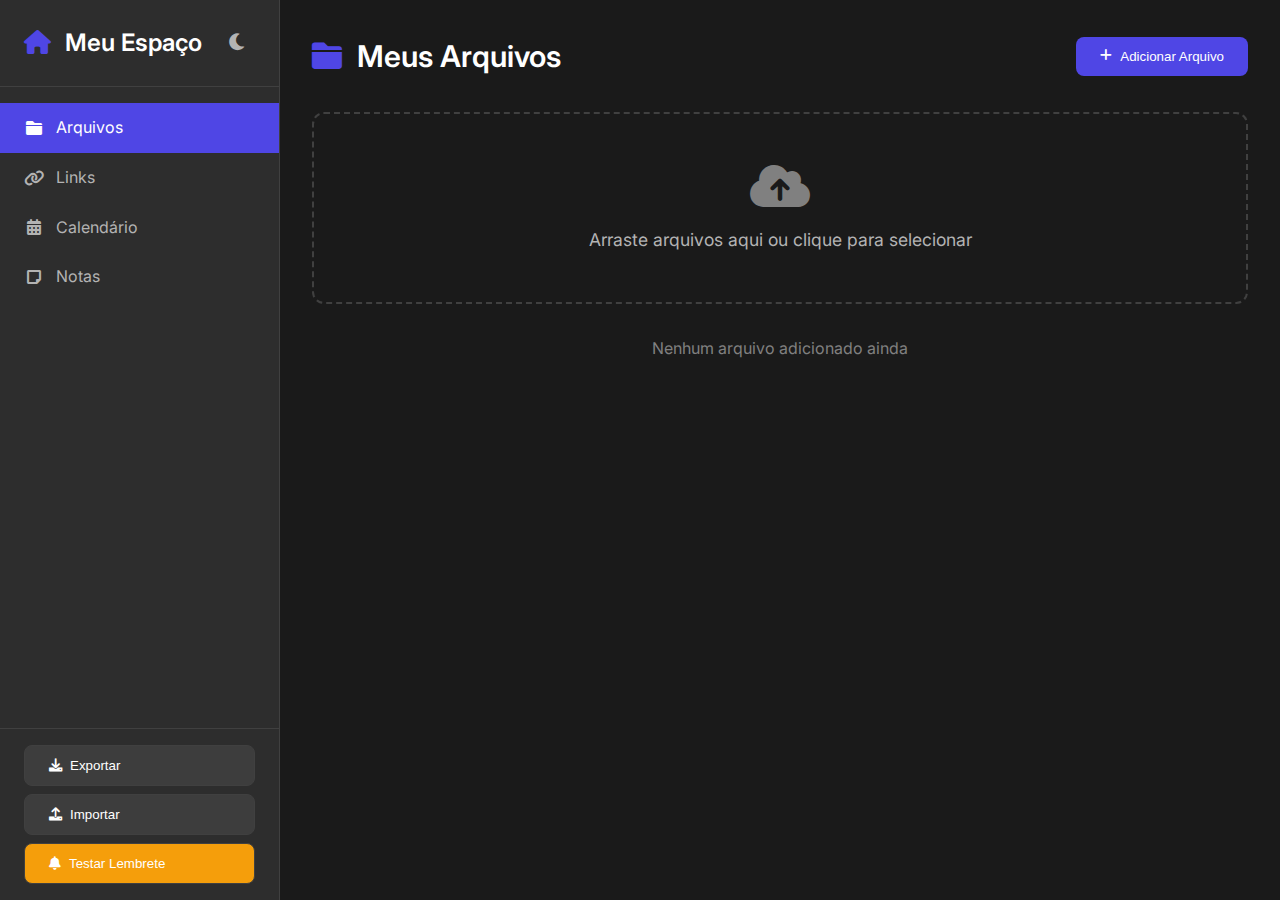
<file: index.html>
<!DOCTYPE html>
<html lang="pt-BR">
<head>
    <meta charset="UTF-8">
    <meta name="viewport" content="width=device-width, initial-scale=1.0">
    <title>Meu Espaço Pessoal</title>
    <link rel="stylesheet" href="styles.css">
    <link href="https://cdnjs.cloudflare.com/ajax/libs/font-awesome/6.0.0/css/all.min.css" rel="stylesheet">
    <link href="https://fonts.googleapis.com/css2?family=Inter:wght@300;400;500;600;700&display=swap" rel="stylesheet">
</head>
<body class="dark-theme">
    <div class="container">
        <!-- Sidebar -->
        <aside class="sidebar">
            <div class="sidebar-header">
                <h1><i class="fas fa-home"></i> Meu Espaço</h1>
                <button id="theme-toggle" class="theme-toggle">
                    <i class="fas fa-moon"></i>
                </button>
            </div>
            
            <nav class="sidebar-nav">
                <ul>
                    <li class="nav-item active" data-section="files">
                        <i class="fas fa-folder"></i>
                        <span>Arquivos</span>
                    </li>
                    <li class="nav-item" data-section="links">
                        <i class="fas fa-link"></i>
                        <span>Links</span>
                    </li>
                    <li class="nav-item" data-section="calendar">
                        <i class="fas fa-calendar-alt"></i>
                        <span>Calendário</span>
                    </li>
                    <li class="nav-item" data-section="notes">
                        <i class="fas fa-sticky-note"></i>
                        <span>Notas</span>
                    </li>
                </ul>
            </nav>

            <div class="sidebar-footer">
                <button id="export-btn" class="btn-secondary">
                    <i class="fas fa-download"></i> Exportar
                </button>
                <button id="import-btn" class="btn-secondary">
                    <i class="fas fa-upload"></i> Importar
                </button>
                <button id="test-reminder-btn" class="btn-secondary" style="background-color: var(--warning-color);">
                    <i class="fas fa-bell"></i> Testar Lembrete
                </button>
                <input type="file" id="import-input" accept=".json" style="display: none;">
            </div>
        </aside>

        <!-- Main Content -->
        <main class="main-content">
            <!-- Files Section -->
            <section id="files" class="content-section active">
                <div class="section-header">
                    <h2><i class="fas fa-folder"></i> Meus Arquivos</h2>
                    <button id="upload-btn" class="btn-primary">
                        <i class="fas fa-plus"></i> Adicionar Arquivo
                    </button>
                </div>
                
                <div class="upload-area" id="upload-area">
                    <div class="upload-zone">
                        <i class="fas fa-cloud-upload-alt"></i>
                        <p>Arraste arquivos aqui ou clique para selecionar</p>
                        <input type="file" id="file-input" multiple accept="image/*,.pdf,.txt,.doc,.docx">
                    </div>
                </div>

                <div class="files-grid" id="files-grid">
                    <!-- Files will be displayed here -->
                </div>
            </section>

            <!-- Links Section -->
            <section id="links" class="content-section">
                <div class="section-header">
                    <h2><i class="fas fa-link"></i> Meus Links</h2>
                    <button id="add-link-btn" class="btn-primary">
                        <i class="fas fa-plus"></i> Adicionar Link
                    </button>
                </div>

                <div class="links-container" id="links-container">
                    <!-- Links will be displayed here -->
                </div>
            </section>

            <!-- Calendar Section -->
            <section id="calendar" class="content-section">
                <div class="section-header">
                    <h2><i class="fas fa-calendar-alt"></i> Calendário</h2>
                    <button id="add-event-btn" class="btn-primary">
                        <i class="fas fa-plus"></i> Adicionar Evento
                    </button>
                </div>

                <div class="calendar-container">
                    <div class="calendar-header">
                        <button id="prev-month" class="btn-icon">
                            <i class="fas fa-chevron-left"></i>
                        </button>
                        <h3 id="current-month">Janeiro 2024</h3>
                        <button id="next-month" class="btn-icon">
                            <i class="fas fa-chevron-right"></i>
                        </button>
                    </div>
                    
                    <div class="calendar-grid">
                        <div class="calendar-weekdays">
                            <div>Dom</div>
                            <div>Seg</div>
                            <div>Ter</div>
                            <div>Qua</div>
                            <div>Qui</div>
                            <div>Sex</div>
                            <div>Sáb</div>
                        </div>
                        <div class="calendar-days" id="calendar-days">
                            <!-- Calendar days will be generated here -->
                        </div>
                    </div>
                </div>
            </section>

            <!-- Notes Section -->
            <section id="notes" class="content-section">
                <div class="section-header">
                    <h2><i class="fas fa-sticky-note"></i> Minhas Notas</h2>
                    <button id="add-note-btn" class="btn-primary">
                        <i class="fas fa-plus"></i> Nova Nota
                    </button>
                </div>

                <div class="notes-container" id="notes-container">
                    <!-- Notes will be displayed here -->
                </div>
            </section>
        </main>
    </div>

    <!-- Modals -->
    <div id="modal-overlay" class="modal-overlay">
        <!-- Add Link Modal -->
        <div id="link-modal" class="modal">
            <div class="modal-header">
                <h3>Adicionar Link</h3>
                <button class="modal-close">&times;</button>
            </div>
            <div class="modal-body">
                <form id="link-form">
                    <div class="form-group">
                        <label for="link-title">Título</label>
                        <input type="text" id="link-title" required>
                    </div>
                    <div class="form-group">
                        <label for="link-url">URL</label>
                        <input type="url" id="link-url" required>
                    </div>
                    <div class="form-group">
                        <label for="link-description">Descrição</label>
                        <textarea id="link-description" rows="3"></textarea>
                    </div>
                    <div class="form-group">
                        <label for="link-reminder">Lembrete</label>
                        <input type="datetime-local" id="link-reminder">
                    </div>
                    <div class="form-actions">
                        <button type="button" class="btn-secondary modal-cancel">Cancelar</button>
                        <button type="submit" class="btn-primary">Salvar</button>
                    </div>
                </form>
            </div>
        </div>

        <!-- Add Event Modal -->
        <div id="event-modal" class="modal">
            <div class="modal-header">
                <h3>Adicionar Evento</h3>
                <button class="modal-close">&times;</button>
            </div>
            <div class="modal-body">
                <form id="event-form">
                    <div class="form-group">
                        <label for="event-title">Título</label>
                        <input type="text" id="event-title" required>
                    </div>
                    <div class="form-group">
                        <label for="event-date">Data</label>
                        <input type="date" id="event-date" required>
                    </div>
                    <div class="form-group">
                        <label for="event-time">Hora</label>
                        <input type="time" id="event-time">
                    </div>
                    <div class="form-group">
                        <label for="event-description">Descrição</label>
                        <textarea id="event-description" rows="3"></textarea>
                    </div>
                    <div class="form-actions">
                        <button type="button" class="btn-secondary modal-cancel">Cancelar</button>
                        <button type="submit" class="btn-primary">Salvar</button>
                    </div>
                </form>
            </div>
        </div>

        <!-- Add Note Modal -->
        <div id="note-modal" class="modal">
            <div class="modal-header">
                <h3>Nova Nota</h3>
                <button class="modal-close">&times;</button>
            </div>
            <div class="modal-body">
                <form id="note-form">
                    <div class="form-group">
                        <label for="note-title">Título</label>
                        <input type="text" id="note-title" required>
                    </div>
                    <div class="form-group">
                        <label for="note-content">Conteúdo</label>
                        <textarea id="note-content" rows="8" required></textarea>
                    </div>
                    <div class="form-group">
                        <label for="note-reminder">Lembrete</label>
                        <input type="datetime-local" id="note-reminder">
                    </div>
                    <div class="form-actions">
                        <button type="button" class="btn-secondary modal-cancel">Cancelar</button>
                        <button type="submit" class="btn-primary">Salvar</button>
                    </div>
                </form>
            </div>
        </div>
    </div>

    <!-- Notification Container -->
    <div id="notification-container" class="notification-container"></div>

    <script src="script.js"></script>
</body>
</html>
</file>
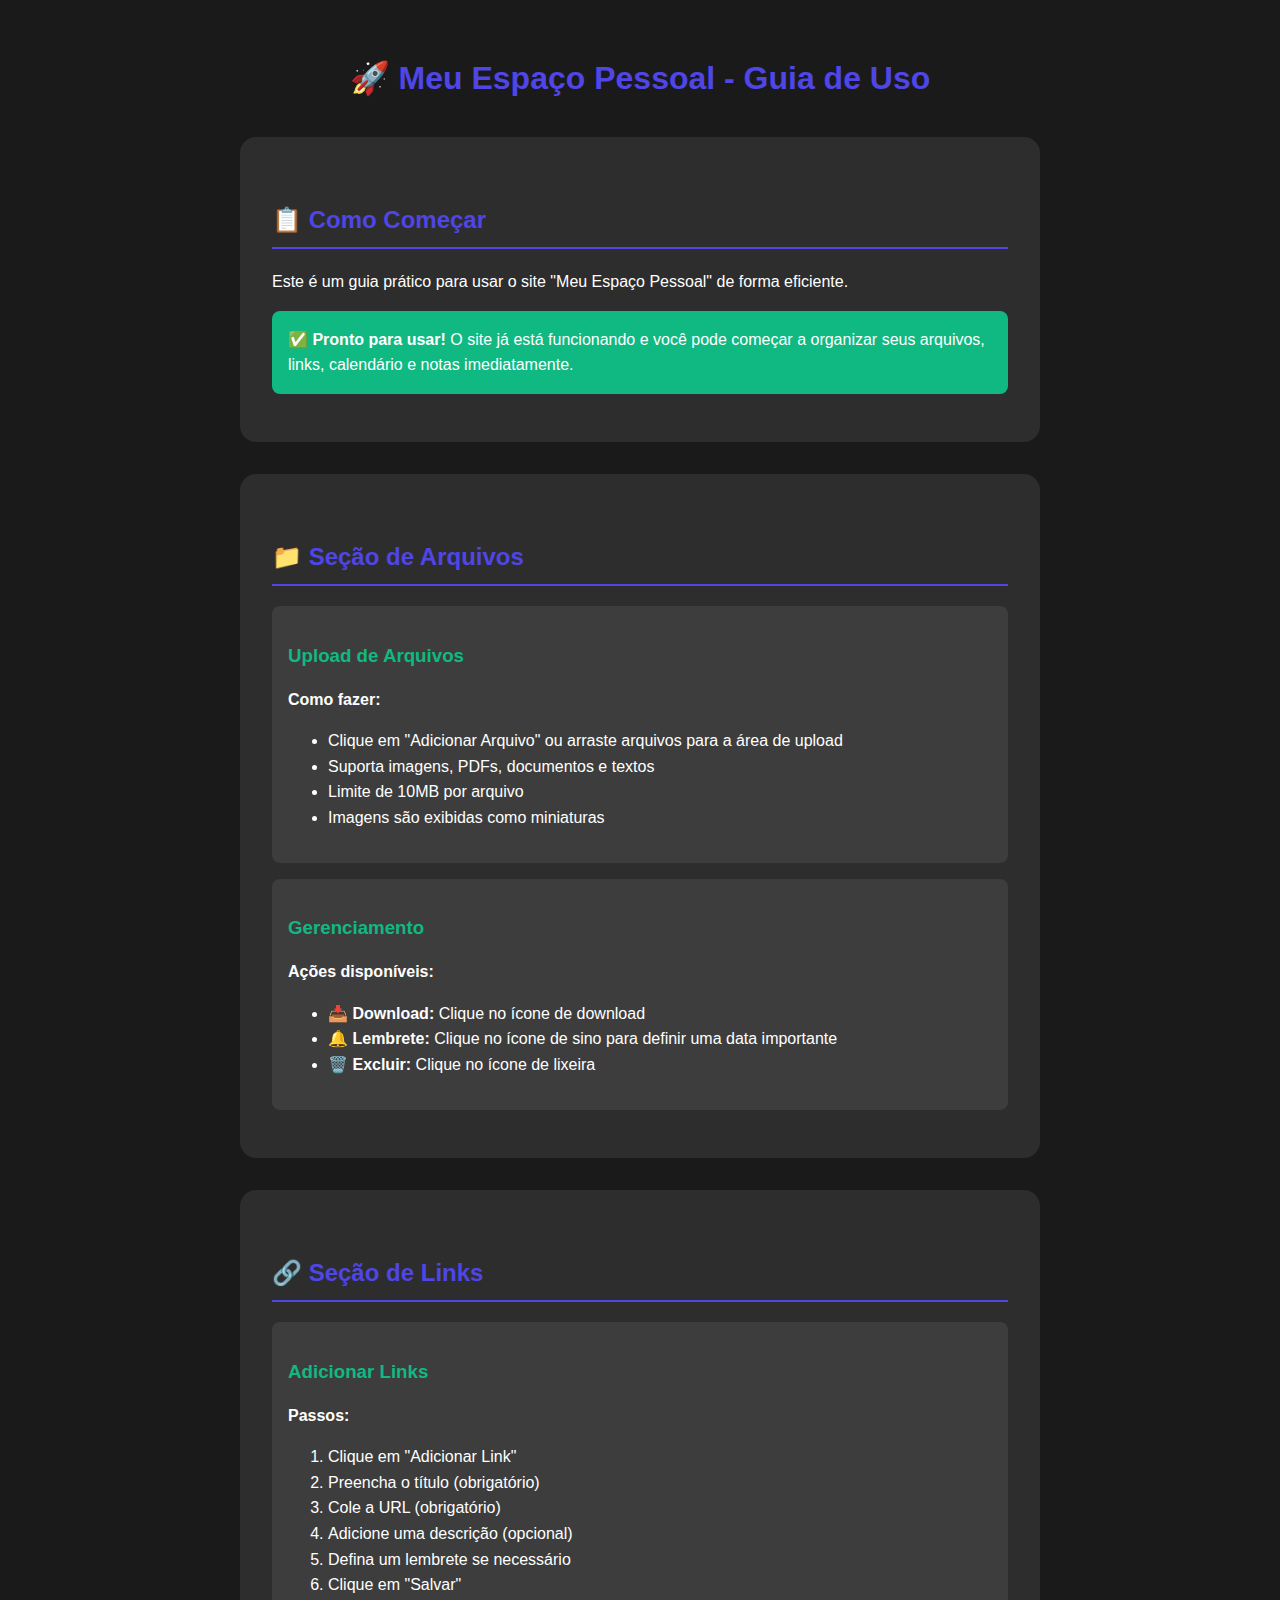
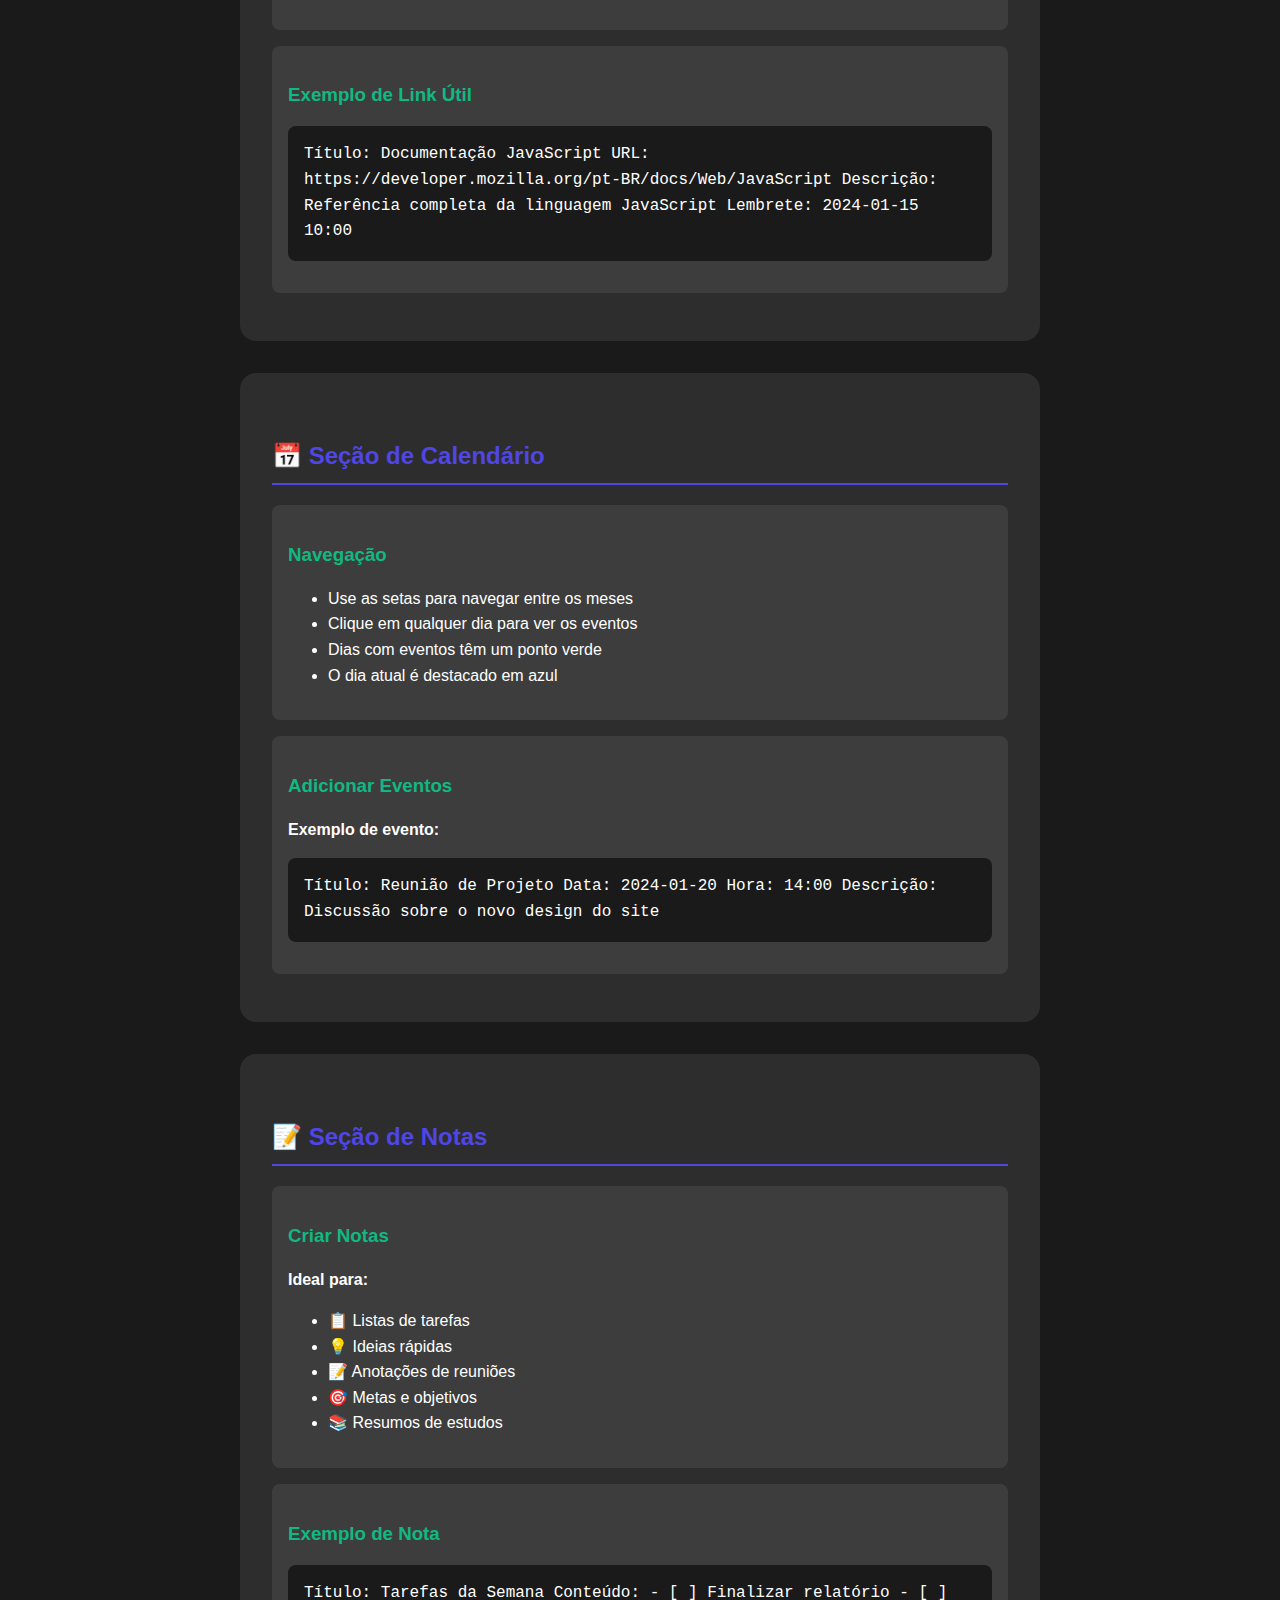
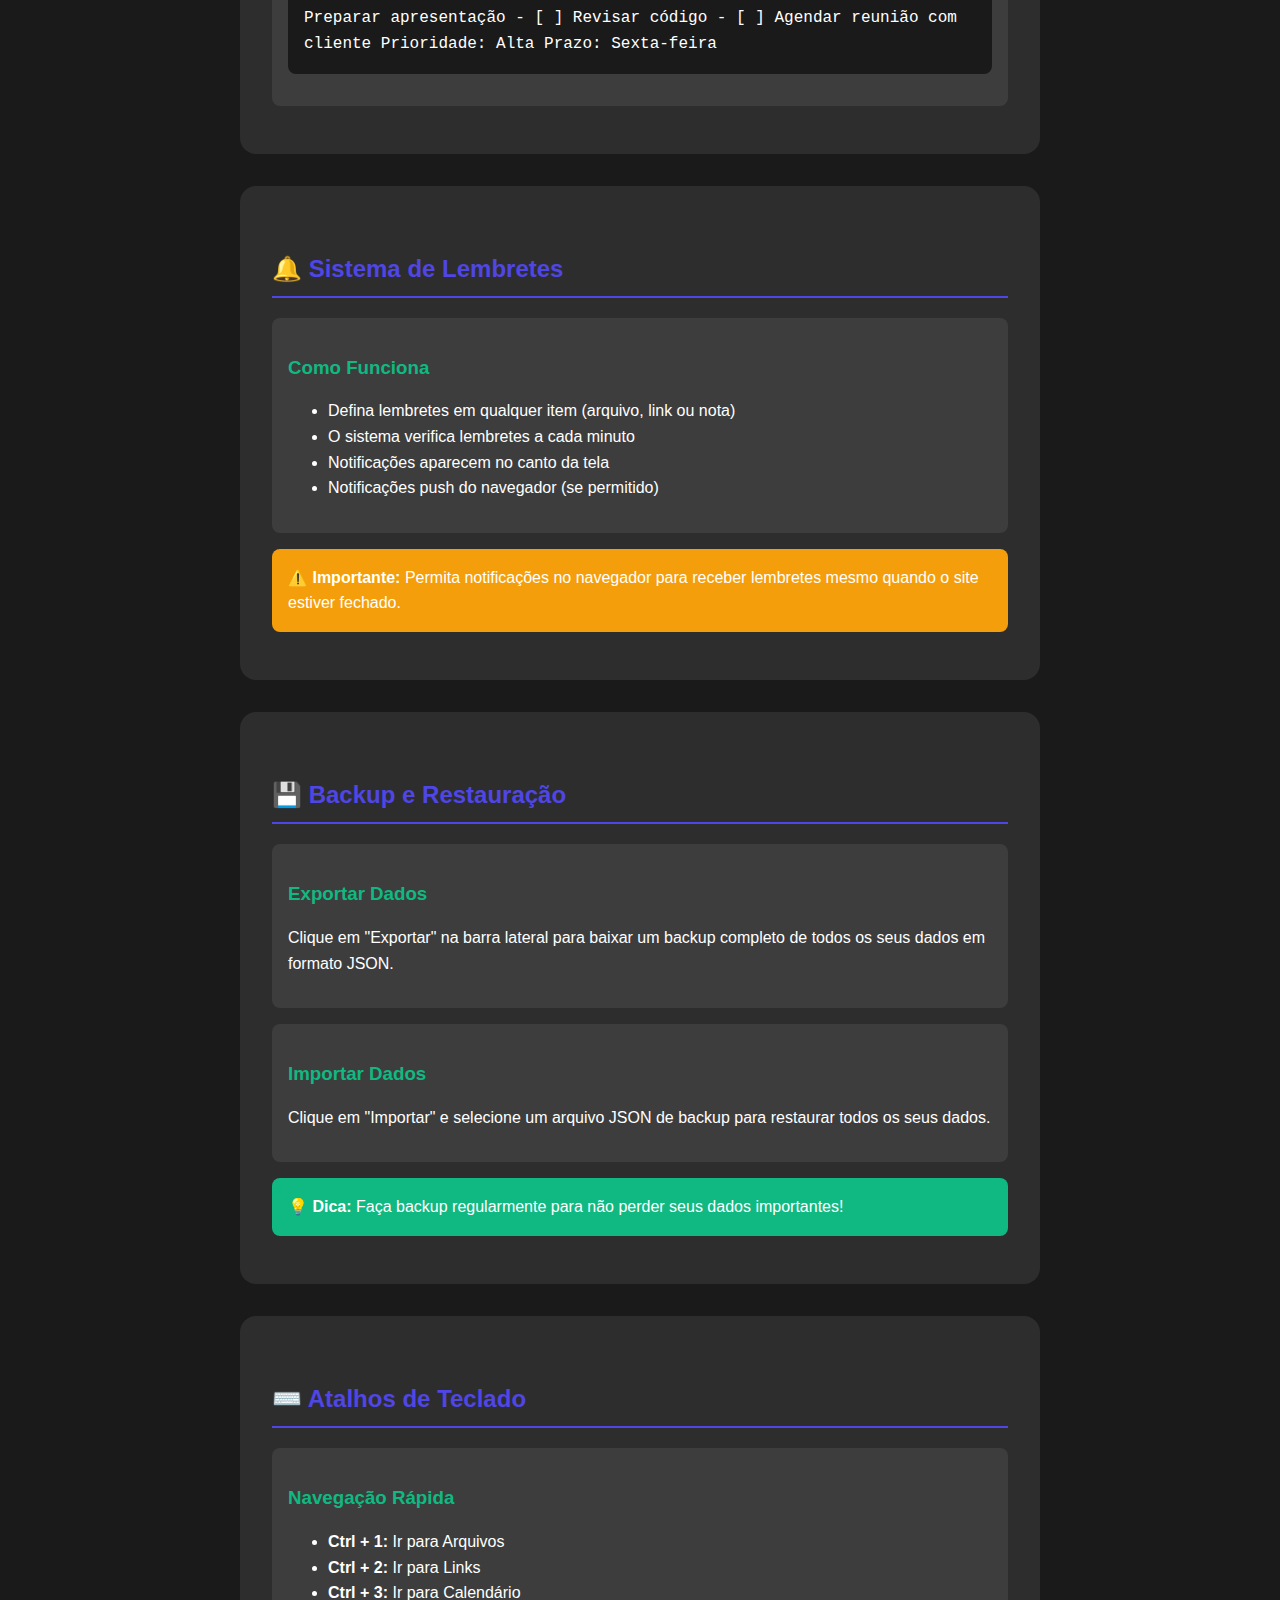
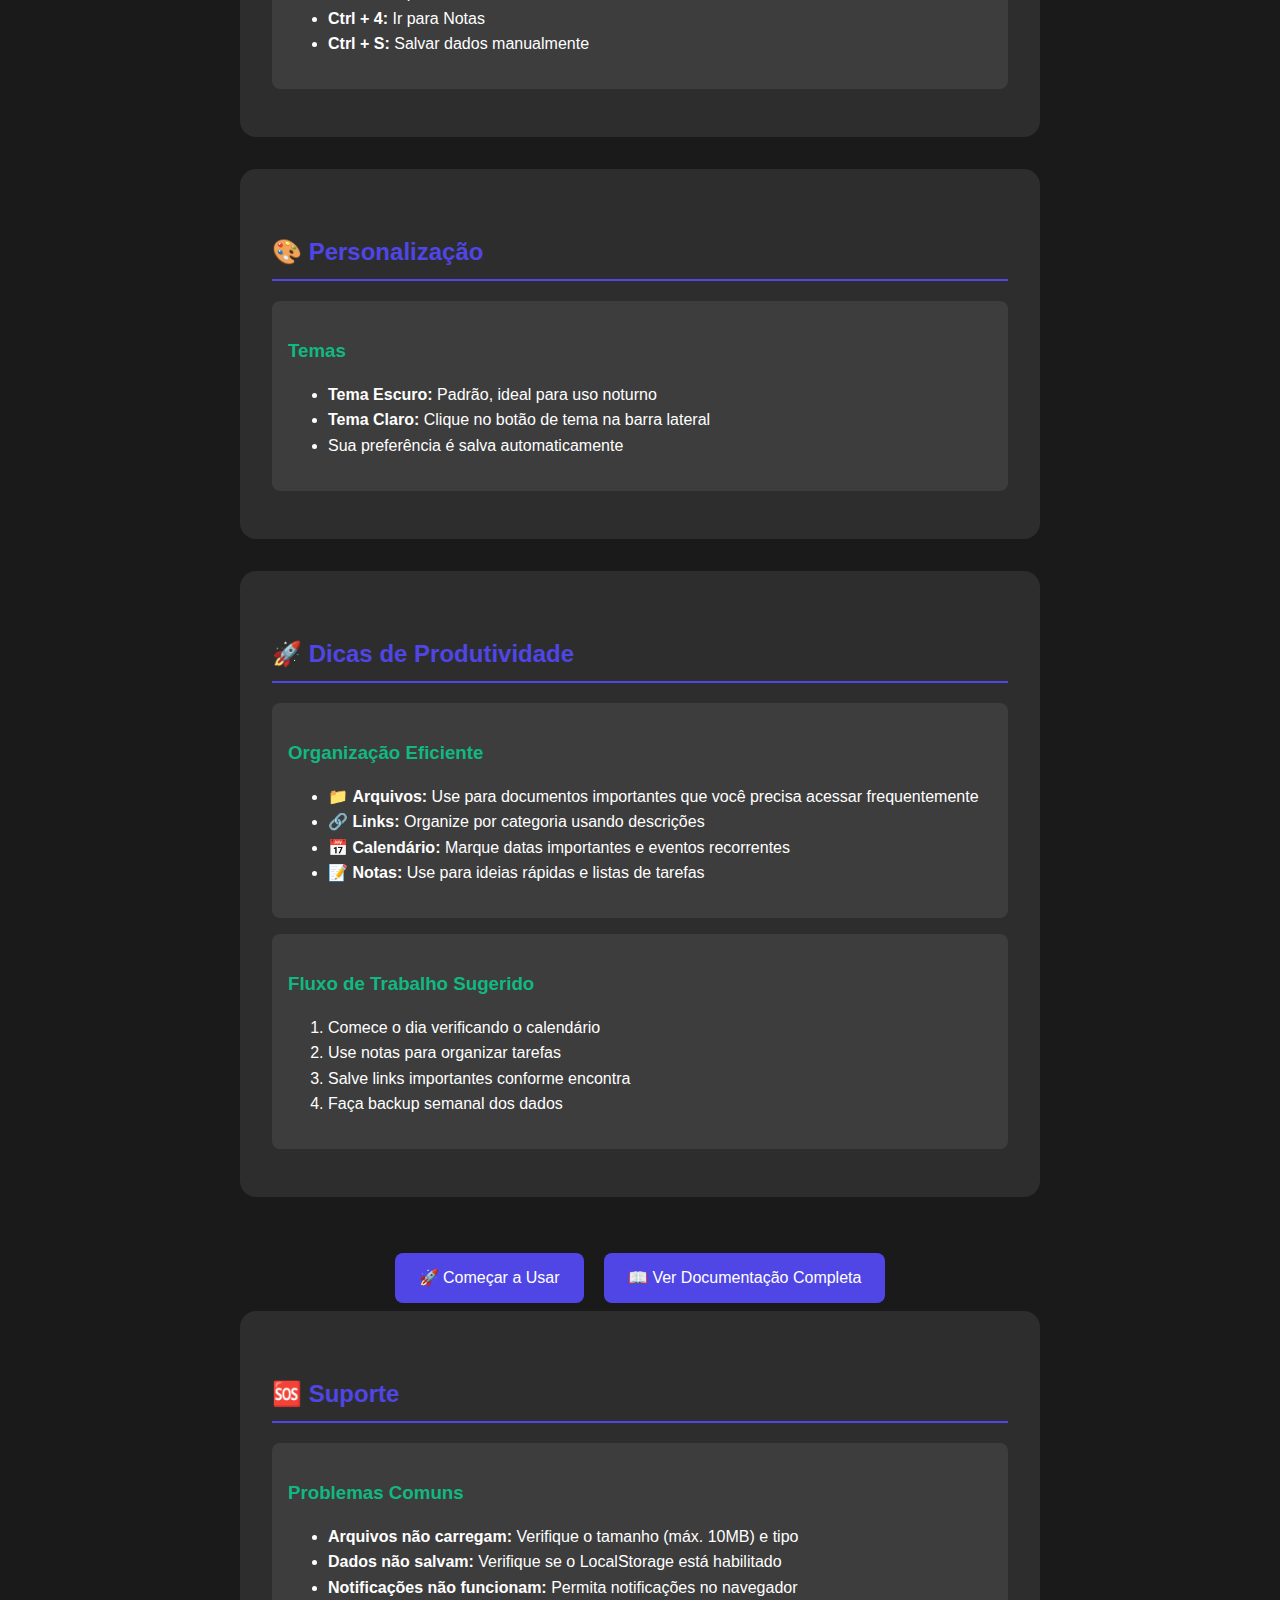
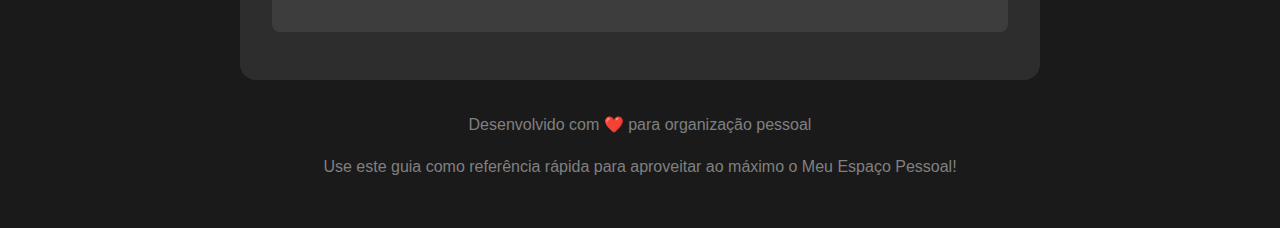
<file: exemplo-uso.html>
<!DOCTYPE html>
<html lang="pt-BR">
<head>
    <meta charset="UTF-8">
    <meta name="viewport" content="width=device-width, initial-scale=1.0">
    <title>Exemplo de Uso - Meu Espaço Pessoal</title>
    <style>
        body {
            font-family: 'Inter', sans-serif;
            line-height: 1.6;
            max-width: 800px;
            margin: 0 auto;
            padding: 2rem;
            background-color: #1a1a1a;
            color: #ffffff;
        }
        
        .container {
            background-color: #2d2d2d;
            padding: 2rem;
            border-radius: 1rem;
            margin-bottom: 2rem;
        }
        
        h1 {
            color: #4f46e5;
            text-align: center;
            margin-bottom: 2rem;
        }
        
        h2 {
            color: #4f46e5;
            border-bottom: 2px solid #4f46e5;
            padding-bottom: 0.5rem;
            margin-top: 2rem;
        }
        
        .feature {
            background-color: #3d3d3d;
            padding: 1rem;
            border-radius: 0.5rem;
            margin: 1rem 0;
        }
        
        .feature h3 {
            color: #10b981;
            margin-bottom: 0.5rem;
        }
        
        .code {
            background-color: #1a1a1a;
            padding: 1rem;
            border-radius: 0.5rem;
            font-family: 'Courier New', monospace;
            overflow-x: auto;
            margin: 1rem 0;
        }
        
        .btn {
            background-color: #4f46e5;
            color: white;
            padding: 0.75rem 1.5rem;
            border: none;
            border-radius: 0.5rem;
            text-decoration: none;
            display: inline-block;
            margin: 0.5rem;
            transition: background-color 0.3s ease;
        }
        
        .btn:hover {
            background-color: #6366f1;
        }
        
        .warning {
            background-color: #f59e0b;
            color: white;
            padding: 1rem;
            border-radius: 0.5rem;
            margin: 1rem 0;
        }
        
        .success {
            background-color: #10b981;
            color: white;
            padding: 1rem;
            border-radius: 0.5rem;
            margin: 1rem 0;
        }
    </style>
</head>
<body>
    <h1>🚀 Meu Espaço Pessoal - Guia de Uso</h1>
    
    <div class="container">
        <h2>📋 Como Começar</h2>
        <p>Este é um guia prático para usar o site "Meu Espaço Pessoal" de forma eficiente.</p>
        
        <div class="success">
            <strong>✅ Pronto para usar!</strong> O site já está funcionando e você pode começar a organizar seus arquivos, links, calendário e notas imediatamente.
        </div>
    </div>
    
    <div class="container">
        <h2>📁 Seção de Arquivos</h2>
        
        <div class="feature">
            <h3>Upload de Arquivos</h3>
            <p><strong>Como fazer:</strong></p>
            <ul>
                <li>Clique em "Adicionar Arquivo" ou arraste arquivos para a área de upload</li>
                <li>Suporta imagens, PDFs, documentos e textos</li>
                <li>Limite de 10MB por arquivo</li>
                <li>Imagens são exibidas como miniaturas</li>
            </ul>
        </div>
        
        <div class="feature">
            <h3>Gerenciamento</h3>
            <p><strong>Ações disponíveis:</strong></p>
            <ul>
                <li>📥 <strong>Download:</strong> Clique no ícone de download</li>
                <li>🔔 <strong>Lembrete:</strong> Clique no ícone de sino para definir uma data importante</li>
                <li>🗑️ <strong>Excluir:</strong> Clique no ícone de lixeira</li>
            </ul>
        </div>
    </div>
    
    <div class="container">
        <h2>🔗 Seção de Links</h2>
        
        <div class="feature">
            <h3>Adicionar Links</h3>
            <p><strong>Passos:</strong></p>
            <ol>
                <li>Clique em "Adicionar Link"</li>
                <li>Preencha o título (obrigatório)</li>
                <li>Cole a URL (obrigatório)</li>
                <li>Adicione uma descrição (opcional)</li>
                <li>Defina um lembrete se necessário</li>
                <li>Clique em "Salvar"</li>
            </ol>
        </div>
        
        <div class="feature">
            <h3>Exemplo de Link Útil</h3>
            <div class="code">
                Título: Documentação JavaScript
                URL: https://developer.mozilla.org/pt-BR/docs/Web/JavaScript
                Descrição: Referência completa da linguagem JavaScript
                Lembrete: 2024-01-15 10:00
            </div>
        </div>
    </div>
    
    <div class="container">
        <h2>📅 Seção de Calendário</h2>
        
        <div class="feature">
            <h3>Navegação</h3>
            <ul>
                <li>Use as setas para navegar entre os meses</li>
                <li>Clique em qualquer dia para ver os eventos</li>
                <li>Dias com eventos têm um ponto verde</li>
                <li>O dia atual é destacado em azul</li>
            </ul>
        </div>
        
        <div class="feature">
            <h3>Adicionar Eventos</h3>
            <p><strong>Exemplo de evento:</strong></p>
            <div class="code">
                Título: Reunião de Projeto
                Data: 2024-01-20
                Hora: 14:00
                Descrição: Discussão sobre o novo design do site
            </div>
        </div>
    </div>
    
    <div class="container">
        <h2>📝 Seção de Notas</h2>
        
        <div class="feature">
            <h3>Criar Notas</h3>
            <p><strong>Ideal para:</strong></p>
            <ul>
                <li>📋 Listas de tarefas</li>
                <li>💡 Ideias rápidas</li>
                <li>📝 Anotações de reuniões</li>
                <li>🎯 Metas e objetivos</li>
                <li>📚 Resumos de estudos</li>
            </ul>
        </div>
        
        <div class="feature">
            <h3>Exemplo de Nota</h3>
            <div class="code">
                Título: Tarefas da Semana
                Conteúdo:
                - [ ] Finalizar relatório
                - [ ] Preparar apresentação
                - [ ] Revisar código
                - [ ] Agendar reunião com cliente
                
                Prioridade: Alta
                Prazo: Sexta-feira
            </div>
        </div>
    </div>
    
    <div class="container">
        <h2>🔔 Sistema de Lembretes</h2>
        
        <div class="feature">
            <h3>Como Funciona</h3>
            <ul>
                <li>Defina lembretes em qualquer item (arquivo, link ou nota)</li>
                <li>O sistema verifica lembretes a cada minuto</li>
                <li>Notificações aparecem no canto da tela</li>
                <li>Notificações push do navegador (se permitido)</li>
            </ul>
        </div>
        
        <div class="warning">
            <strong>⚠️ Importante:</strong> Permita notificações no navegador para receber lembretes mesmo quando o site estiver fechado.
        </div>
    </div>
    
    <div class="container">
        <h2>💾 Backup e Restauração</h2>
        
        <div class="feature">
            <h3>Exportar Dados</h3>
            <p>Clique em "Exportar" na barra lateral para baixar um backup completo de todos os seus dados em formato JSON.</p>
        </div>
        
        <div class="feature">
            <h3>Importar Dados</h3>
            <p>Clique em "Importar" e selecione um arquivo JSON de backup para restaurar todos os seus dados.</p>
        </div>
        
        <div class="success">
            <strong>💡 Dica:</strong> Faça backup regularmente para não perder seus dados importantes!
        </div>
    </div>
    
    <div class="container">
        <h2>⌨️ Atalhos de Teclado</h2>
        
        <div class="feature">
            <h3>Navegação Rápida</h3>
            <ul>
                <li><strong>Ctrl + 1:</strong> Ir para Arquivos</li>
                <li><strong>Ctrl + 2:</strong> Ir para Links</li>
                <li><strong>Ctrl + 3:</strong> Ir para Calendário</li>
                <li><strong>Ctrl + 4:</strong> Ir para Notas</li>
                <li><strong>Ctrl + S:</strong> Salvar dados manualmente</li>
            </ul>
        </div>
    </div>
    
    <div class="container">
        <h2>🎨 Personalização</h2>
        
        <div class="feature">
            <h3>Temas</h3>
            <ul>
                <li><strong>Tema Escuro:</strong> Padrão, ideal para uso noturno</li>
                <li><strong>Tema Claro:</strong> Clique no botão de tema na barra lateral</li>
                <li>Sua preferência é salva automaticamente</li>
            </ul>
        </div>
    </div>
    
    <div class="container">
        <h2>🚀 Dicas de Produtividade</h2>
        
        <div class="feature">
            <h3>Organização Eficiente</h3>
            <ul>
                <li>📁 <strong>Arquivos:</strong> Use para documentos importantes que você precisa acessar frequentemente</li>
                <li>🔗 <strong>Links:</strong> Organize por categoria usando descrições</li>
                <li>📅 <strong>Calendário:</strong> Marque datas importantes e eventos recorrentes</li>
                <li>📝 <strong>Notas:</strong> Use para ideias rápidas e listas de tarefas</li>
            </ul>
        </div>
        
        <div class="feature">
            <h3>Fluxo de Trabalho Sugerido</h3>
            <ol>
                <li>Comece o dia verificando o calendário</li>
                <li>Use notas para organizar tarefas</li>
                <li>Salve links importantes conforme encontra</li>
                <li>Faça backup semanal dos dados</li>
            </ol>
        </div>
    </div>
    
    <div style="text-align: center; margin-top: 3rem;">
        <a href="index.html" class="btn">🚀 Começar a Usar</a>
        <a href="README.md" class="btn">📖 Ver Documentação Completa</a>
    </div>
    
    <div class="container">
        <h2>🆘 Suporte</h2>
        
        <div class="feature">
            <h3>Problemas Comuns</h3>
            <ul>
                <li><strong>Arquivos não carregam:</strong> Verifique o tamanho (máx. 10MB) e tipo</li>
                <li><strong>Dados não salvam:</strong> Verifique se o LocalStorage está habilitado</li>
                <li><strong>Notificações não funcionam:</strong> Permita notificações no navegador</li>
            </ul>
        </div>
    </div>
    
    <div style="text-align: center; margin-top: 2rem; color: #808080;">
        <p>Desenvolvido com ❤️ para organização pessoal</p>
        <p>Use este guia como referência rápida para aproveitar ao máximo o Meu Espaço Pessoal!</p>
    </div>
</body>
</html>
</file>
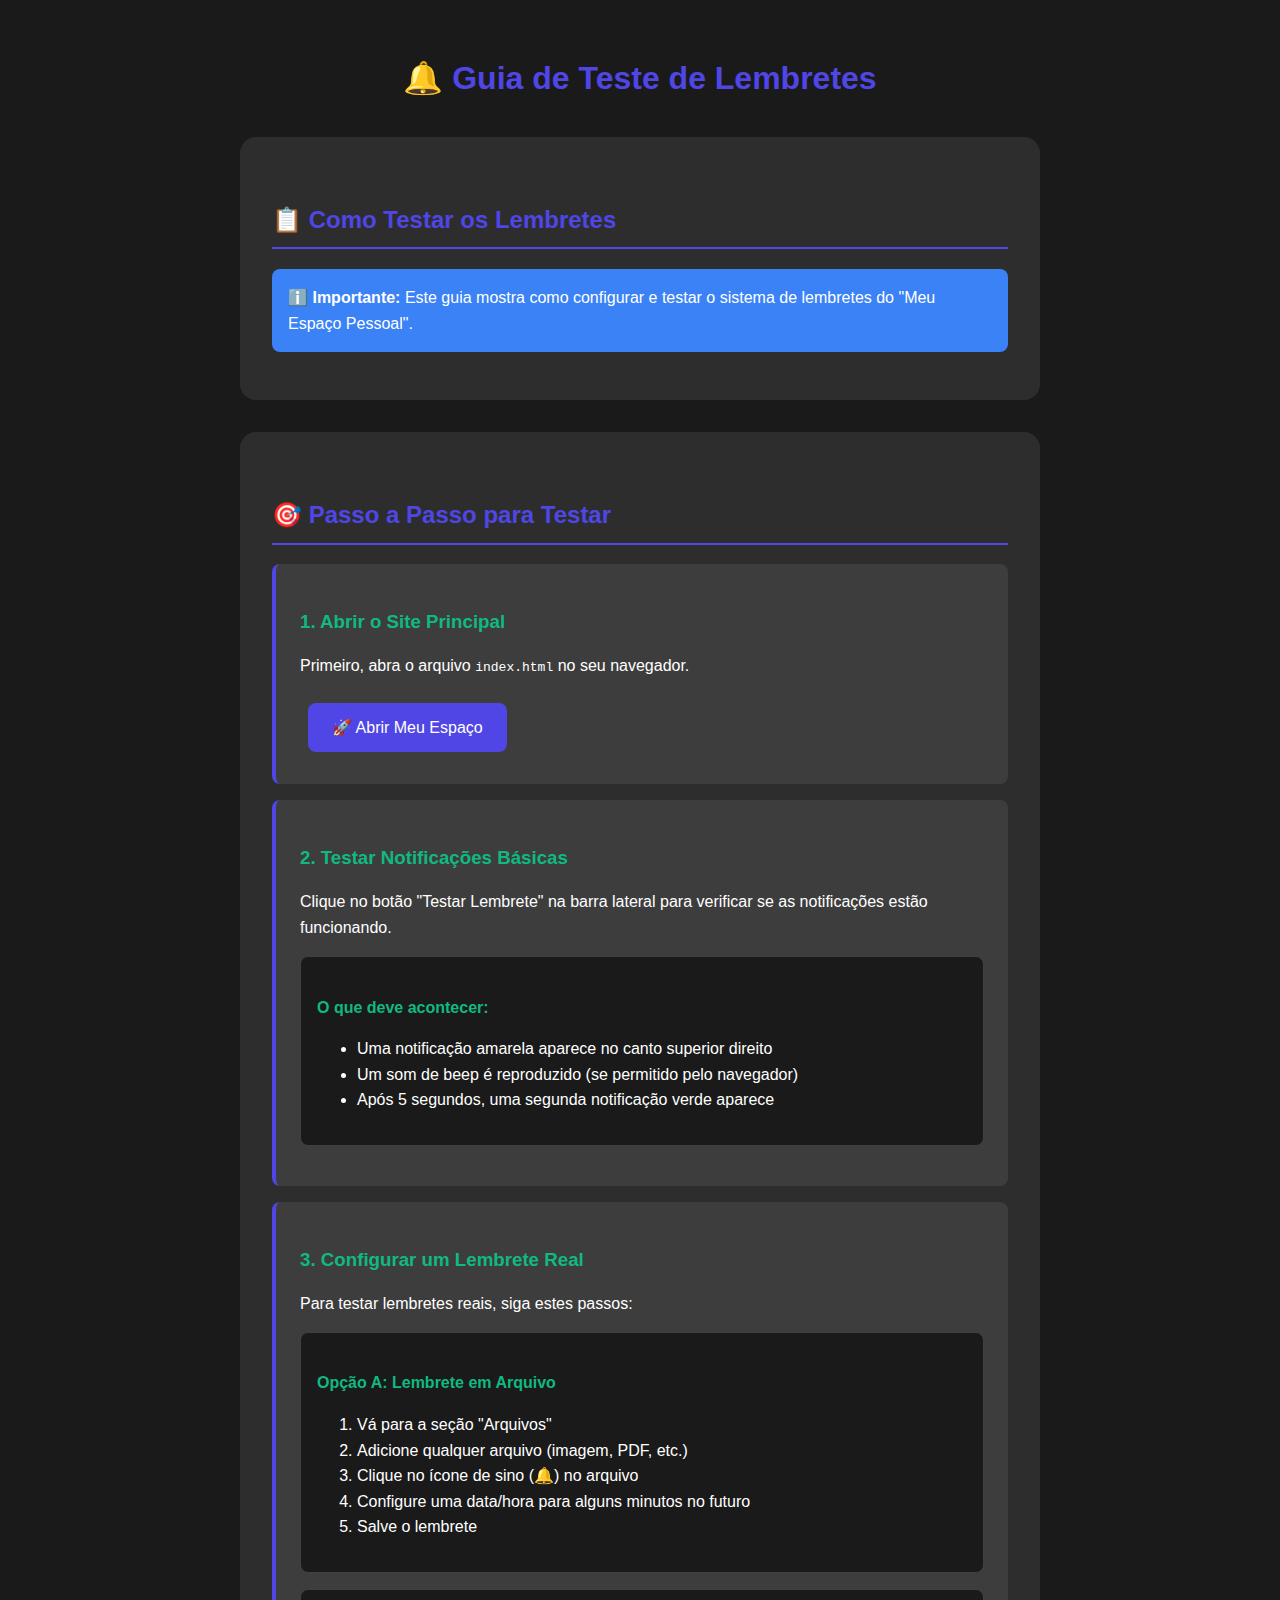
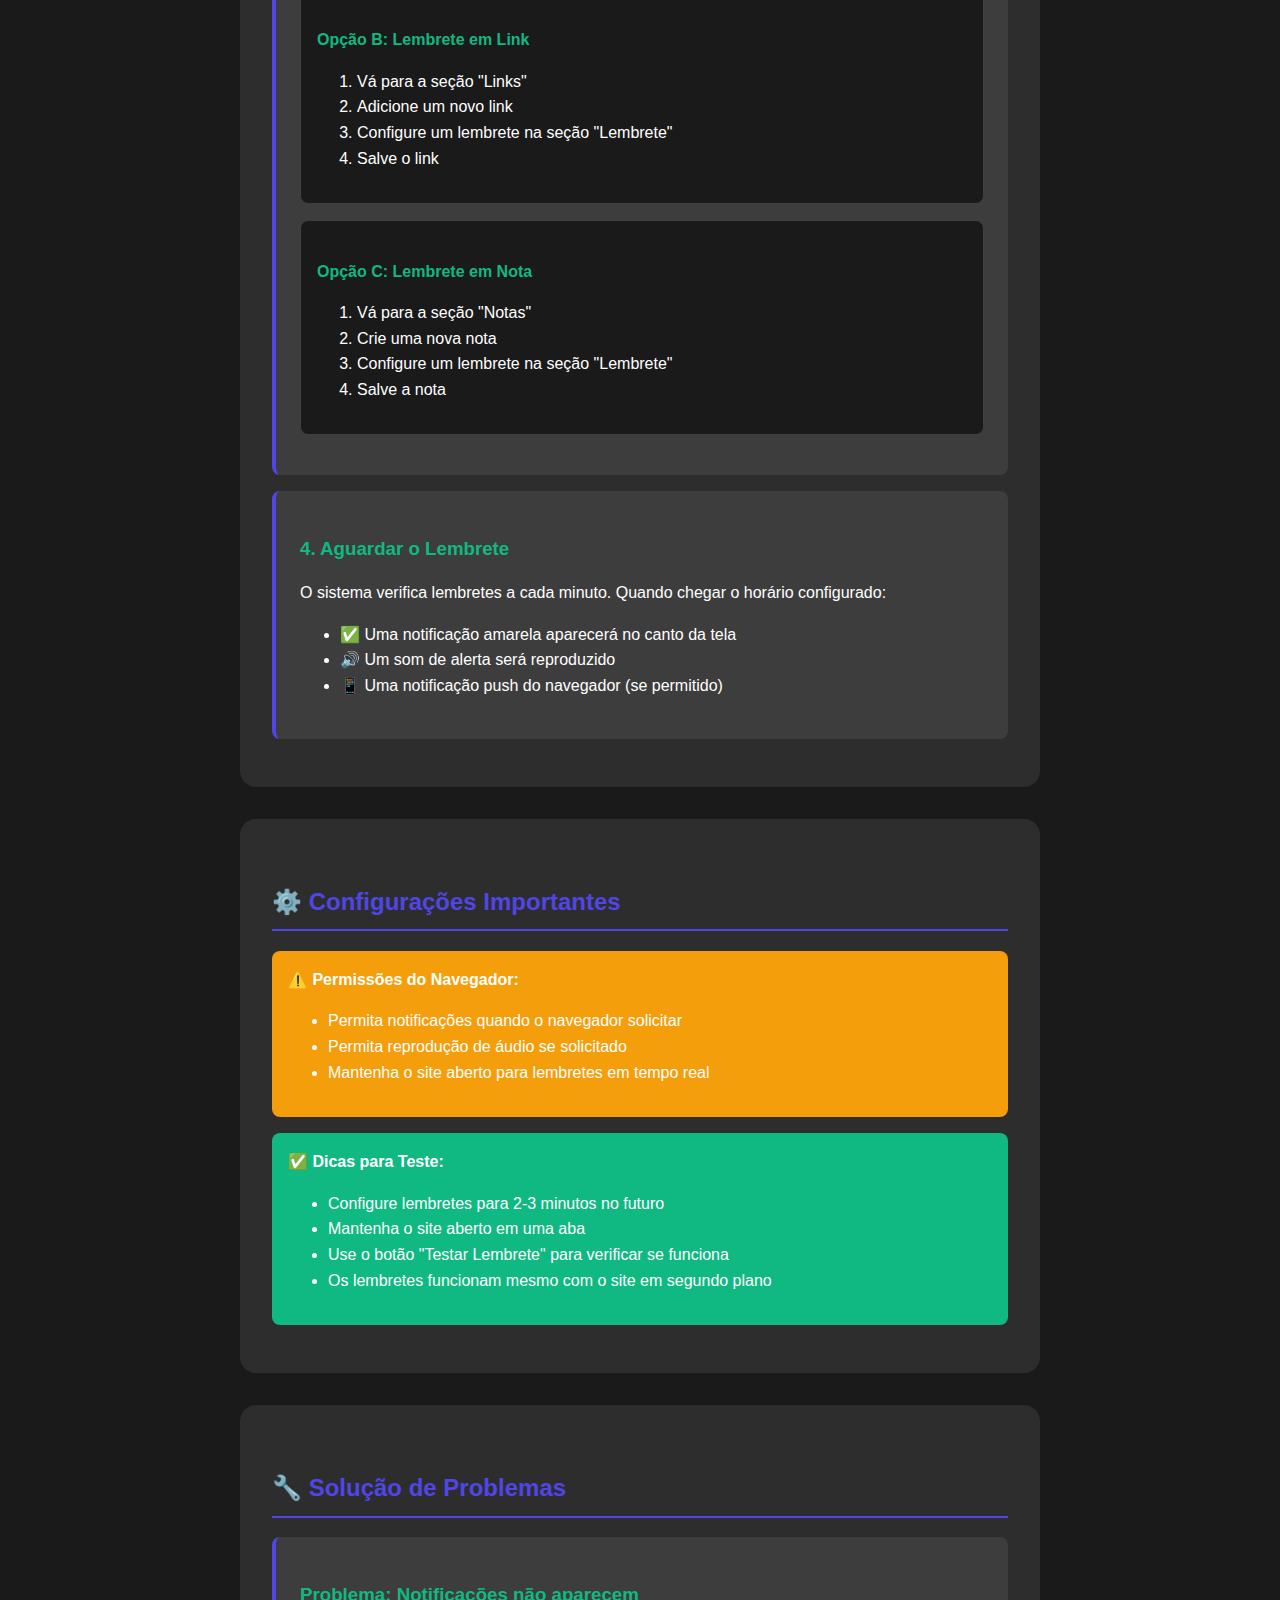
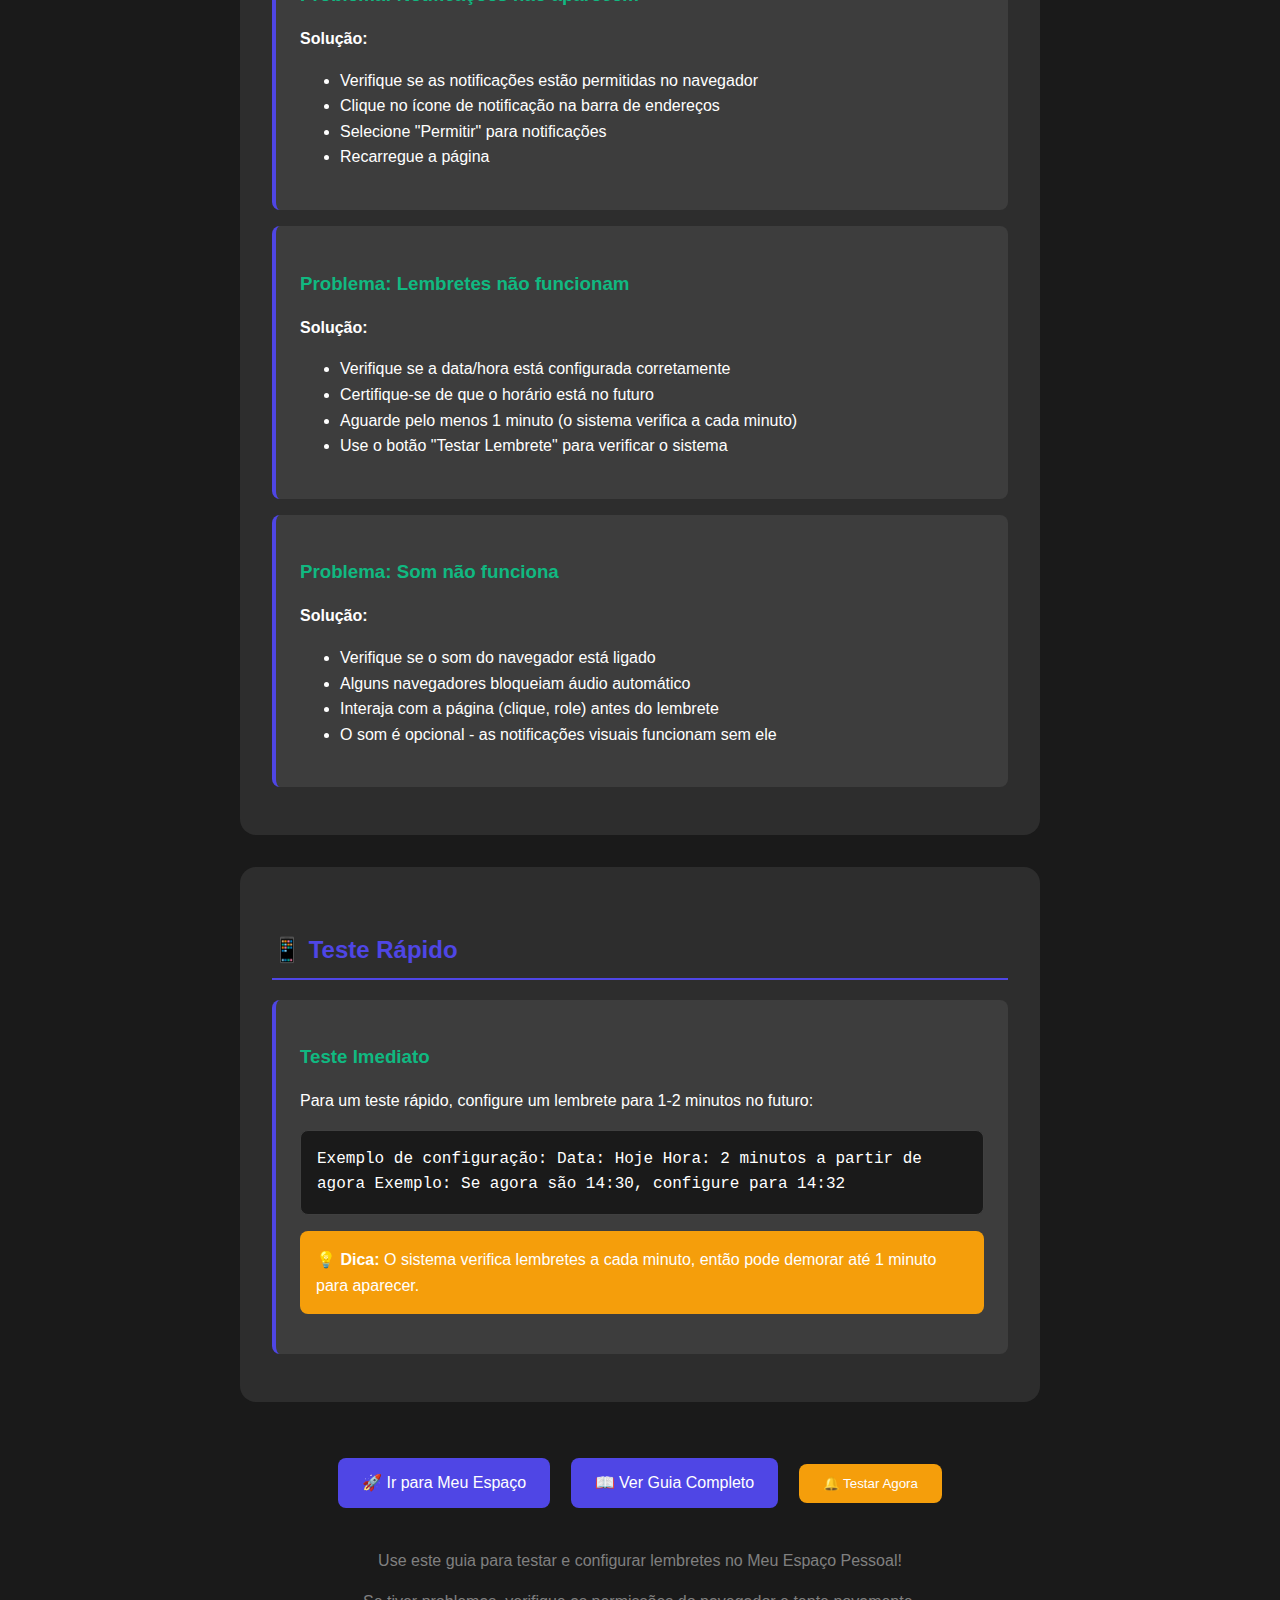
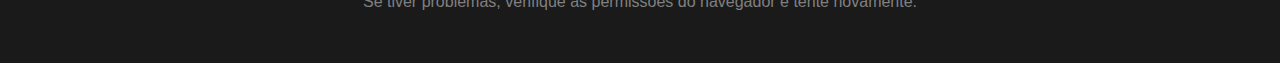
<file: teste-lembretes.html>
<!DOCTYPE html>
<html lang="pt-BR">
<head>
    <meta charset="UTF-8">
    <meta name="viewport" content="width=device-width, initial-scale=1.0">
    <title>Teste de Lembretes - Meu Espaço Pessoal</title>
    <style>
        body {
            font-family: 'Inter', sans-serif;
            line-height: 1.6;
            max-width: 800px;
            margin: 0 auto;
            padding: 2rem;
            background-color: #1a1a1a;
            color: #ffffff;
        }
        
        .container {
            background-color: #2d2d2d;
            padding: 2rem;
            border-radius: 1rem;
            margin-bottom: 2rem;
        }
        
        h1 {
            color: #4f46e5;
            text-align: center;
            margin-bottom: 2rem;
        }
        
        h2 {
            color: #4f46e5;
            border-bottom: 2px solid #4f46e5;
            padding-bottom: 0.5rem;
            margin-top: 2rem;
        }
        
        .step {
            background-color: #3d3d3d;
            padding: 1.5rem;
            border-radius: 0.5rem;
            margin: 1rem 0;
            border-left: 4px solid #4f46e5;
        }
        
        .step h3 {
            color: #10b981;
            margin-bottom: 1rem;
        }
        
        .code {
            background-color: #1a1a1a;
            padding: 1rem;
            border-radius: 0.5rem;
            font-family: 'Courier New', monospace;
            overflow-x: auto;
            margin: 1rem 0;
            border: 1px solid #404040;
        }
        
        .btn {
            background-color: #4f46e5;
            color: white;
            padding: 0.75rem 1.5rem;
            border: none;
            border-radius: 0.5rem;
            text-decoration: none;
            display: inline-block;
            margin: 0.5rem;
            transition: background-color 0.3s ease;
            cursor: pointer;
        }
        
        .btn:hover {
            background-color: #6366f1;
        }
        
        .btn-warning {
            background-color: #f59e0b;
        }
        
        .btn-warning:hover {
            background-color: #d97706;
        }
        
        .warning {
            background-color: #f59e0b;
            color: white;
            padding: 1rem;
            border-radius: 0.5rem;
            margin: 1rem 0;
        }
        
        .success {
            background-color: #10b981;
            color: white;
            padding: 1rem;
            border-radius: 0.5rem;
            margin: 1rem 0;
        }
        
        .info {
            background-color: #3b82f6;
            color: white;
            padding: 1rem;
            border-radius: 0.5rem;
            margin: 1rem 0;
        }
        
        .example {
            background-color: #1a1a1a;
            border: 1px solid #404040;
            border-radius: 0.5rem;
            padding: 1rem;
            margin: 1rem 0;
        }
        
        .example h4 {
            color: #10b981;
            margin-bottom: 0.5rem;
        }
    </style>
</head>
<body>
    <h1>🔔 Guia de Teste de Lembretes</h1>
    
    <div class="container">
        <h2>📋 Como Testar os Lembretes</h2>
        
        <div class="info">
            <strong>ℹ️ Importante:</strong> Este guia mostra como configurar e testar o sistema de lembretes do "Meu Espaço Pessoal".
        </div>
    </div>
    
    <div class="container">
        <h2>🎯 Passo a Passo para Testar</h2>
        
        <div class="step">
            <h3>1. Abrir o Site Principal</h3>
            <p>Primeiro, abra o arquivo <code>index.html</code> no seu navegador.</p>
            <a href="index.html" class="btn">🚀 Abrir Meu Espaço</a>
        </div>
        
        <div class="step">
            <h3>2. Testar Notificações Básicas</h3>
            <p>Clique no botão "Testar Lembrete" na barra lateral para verificar se as notificações estão funcionando.</p>
            <div class="example">
                <h4>O que deve acontecer:</h4>
                <ul>
                    <li>Uma notificação amarela aparece no canto superior direito</li>
                    <li>Um som de beep é reproduzido (se permitido pelo navegador)</li>
                    <li>Após 5 segundos, uma segunda notificação verde aparece</li>
                </ul>
            </div>
        </div>
        
        <div class="step">
            <h3>3. Configurar um Lembrete Real</h3>
            <p>Para testar lembretes reais, siga estes passos:</p>
            
            <div class="example">
                <h4>Opção A: Lembrete em Arquivo</h4>
                <ol>
                    <li>Vá para a seção "Arquivos"</li>
                    <li>Adicione qualquer arquivo (imagem, PDF, etc.)</li>
                    <li>Clique no ícone de sino (🔔) no arquivo</li>
                    <li>Configure uma data/hora para alguns minutos no futuro</li>
                    <li>Salve o lembrete</li>
                </ol>
            </div>
            
            <div class="example">
                <h4>Opção B: Lembrete em Link</h4>
                <ol>
                    <li>Vá para a seção "Links"</li>
                    <li>Adicione um novo link</li>
                    <li>Configure um lembrete na seção "Lembrete"</li>
                    <li>Salve o link</li>
                </ol>
            </div>
            
            <div class="example">
                <h4>Opção C: Lembrete em Nota</h4>
                <ol>
                    <li>Vá para a seção "Notas"</li>
                    <li>Crie uma nova nota</li>
                    <li>Configure um lembrete na seção "Lembrete"</li>
                    <li>Salve a nota</li>
                </ol>
            </div>
        </div>
        
        <div class="step">
            <h3>4. Aguardar o Lembrete</h3>
            <p>O sistema verifica lembretes a cada minuto. Quando chegar o horário configurado:</p>
            <ul>
                <li>✅ Uma notificação amarela aparecerá no canto da tela</li>
                <li>🔊 Um som de alerta será reproduzido</li>
                <li>📱 Uma notificação push do navegador (se permitido)</li>
            </ul>
        </div>
    </div>
    
    <div class="container">
        <h2>⚙️ Configurações Importantes</h2>
        
        <div class="warning">
            <strong>⚠️ Permissões do Navegador:</strong>
            <ul>
                <li>Permita notificações quando o navegador solicitar</li>
                <li>Permita reprodução de áudio se solicitado</li>
                <li>Mantenha o site aberto para lembretes em tempo real</li>
            </ul>
        </div>
        
        <div class="success">
            <strong>✅ Dicas para Teste:</strong>
            <ul>
                <li>Configure lembretes para 2-3 minutos no futuro</li>
                <li>Mantenha o site aberto em uma aba</li>
                <li>Use o botão "Testar Lembrete" para verificar se funciona</li>
                <li>Os lembretes funcionam mesmo com o site em segundo plano</li>
            </ul>
        </div>
    </div>
    
    <div class="container">
        <h2>🔧 Solução de Problemas</h2>
        
        <div class="step">
            <h3>Problema: Notificações não aparecem</h3>
            <p><strong>Solução:</strong></p>
            <ul>
                <li>Verifique se as notificações estão permitidas no navegador</li>
                <li>Clique no ícone de notificação na barra de endereços</li>
                <li>Selecione "Permitir" para notificações</li>
                <li>Recarregue a página</li>
            </ul>
        </div>
        
        <div class="step">
            <h3>Problema: Lembretes não funcionam</h3>
            <p><strong>Solução:</strong></p>
            <ul>
                <li>Verifique se a data/hora está configurada corretamente</li>
                <li>Certifique-se de que o horário está no futuro</li>
                <li>Aguarde pelo menos 1 minuto (o sistema verifica a cada minuto)</li>
                <li>Use o botão "Testar Lembrete" para verificar o sistema</li>
            </ul>
        </div>
        
        <div class="step">
            <h3>Problema: Som não funciona</h3>
            <p><strong>Solução:</strong></p>
            <ul>
                <li>Verifique se o som do navegador está ligado</li>
                <li>Alguns navegadores bloqueiam áudio automático</li>
                <li>Interaja com a página (clique, role) antes do lembrete</li>
                <li>O som é opcional - as notificações visuais funcionam sem ele</li>
            </ul>
        </div>
    </div>
    
    <div class="container">
        <h2>📱 Teste Rápido</h2>
        
        <div class="step">
            <h3>Teste Imediato</h3>
            <p>Para um teste rápido, configure um lembrete para 1-2 minutos no futuro:</p>
            
            <div class="code">
                Exemplo de configuração:
                Data: Hoje
                Hora: 2 minutos a partir de agora
                
                Exemplo: Se agora são 14:30, configure para 14:32
            </div>
            
            <div class="warning">
                <strong>💡 Dica:</strong> O sistema verifica lembretes a cada minuto, então pode demorar até 1 minuto para aparecer.
            </div>
        </div>
    </div>
    
    <div style="text-align: center; margin-top: 3rem;">
        <a href="index.html" class="btn">🚀 Ir para Meu Espaço</a>
        <a href="exemplo-uso.html" class="btn">📖 Ver Guia Completo</a>
        <button onclick="window.open('index.html', '_blank')" class="btn btn-warning">🔔 Testar Agora</button>
    </div>
    
    <div style="text-align: center; margin-top: 2rem; color: #808080;">
        <p>Use este guia para testar e configurar lembretes no Meu Espaço Pessoal!</p>
        <p>Se tiver problemas, verifique as permissões do navegador e tente novamente.</p>
    </div>
</body>
</html>
</file>
<file: styles.css>
/* Reset and Base Styles */
* {
    margin: 0;
    padding: 0;
    box-sizing: border-box;
}

body {
    font-family: 'Inter', sans-serif;
    line-height: 1.6;
    transition: all 0.3s ease;
}

/* Theme Variables */
:root {
    /* Dark Theme (Default) */
    --bg-primary: #1a1a1a;
    --bg-secondary: #2d2d2d;
    --bg-tertiary: #3d3d3d;
    --text-primary: #ffffff;
    --text-secondary: #b3b3b3;
    --text-muted: #808080;
    --accent-color: #4f46e5;
    --accent-hover: #6366f1;
    --border-color: #404040;
    --shadow: 0 4px 6px -1px rgba(0, 0, 0, 0.3);
    --shadow-lg: 0 10px 15px -3px rgba(0, 0, 0, 0.3);
    --success-color: #10b981;
    --warning-color: #f59e0b;
    --error-color: #ef4444;
}

/* Light Theme */
body.light-theme {
    --bg-primary: #ffffff;
    --bg-secondary: #f8fafc;
    --bg-tertiary: #f1f5f9;
    --text-primary: #1e293b;
    --text-secondary: #475569;
    --text-muted: #64748b;
    --border-color: #e2e8f0;
    --shadow: 0 4px 6px -1px rgba(0, 0, 0, 0.1);
    --shadow-lg: 0 10px 15px -3px rgba(0, 0, 0, 0.1);
}

body {
    background-color: var(--bg-primary);
    color: var(--text-primary);
}

/* Container Layout */
.container {
    display: flex;
    min-height: 100vh;
}

/* Sidebar */
.sidebar {
    width: 280px;
    background-color: var(--bg-secondary);
    border-right: 1px solid var(--border-color);
    display: flex;
    flex-direction: column;
    position: fixed;
    height: 100vh;
    z-index: 100;
}

.sidebar-header {
    padding: 1.5rem;
    border-bottom: 1px solid var(--border-color);
    display: flex;
    justify-content: space-between;
    align-items: center;
}

.sidebar-header h1 {
    font-size: 1.5rem;
    font-weight: 600;
    color: var(--text-primary);
}

.sidebar-header h1 i {
    margin-right: 0.5rem;
    color: var(--accent-color);
}

.theme-toggle {
    background: none;
    border: none;
    color: var(--text-secondary);
    font-size: 1.2rem;
    cursor: pointer;
    padding: 0.5rem;
    border-radius: 0.5rem;
    transition: all 0.3s ease;
}

.theme-toggle:hover {
    background-color: var(--bg-tertiary);
    color: var(--text-primary);
}

.sidebar-nav {
    flex: 1;
    padding: 1rem 0;
}

.sidebar-nav ul {
    list-style: none;
}

.nav-item {
    display: flex;
    align-items: center;
    padding: 0.75rem 1.5rem;
    cursor: pointer;
    transition: all 0.3s ease;
    color: var(--text-secondary);
}

.nav-item:hover {
    background-color: var(--bg-tertiary);
    color: var(--text-primary);
}

.nav-item.active {
    background-color: var(--accent-color);
    color: white;
}

.nav-item i {
    margin-right: 0.75rem;
    width: 20px;
    text-align: center;
}

.sidebar-footer {
    padding: 1rem 1.5rem;
    border-top: 1px solid var(--border-color);
    display: flex;
    flex-direction: column;
    gap: 0.5rem;
}

/* Main Content */
.main-content {
    flex: 1;
    margin-left: 280px;
    padding: 2rem;
    background-color: var(--bg-primary);
}

.content-section {
    display: none;
}

.content-section.active {
    display: block;
}

.section-header {
    display: flex;
    justify-content: space-between;
    align-items: center;
    margin-bottom: 2rem;
}

.section-header h2 {
    font-size: 1.875rem;
    font-weight: 600;
    color: var(--text-primary);
}

.section-header h2 i {
    margin-right: 0.5rem;
    color: var(--accent-color);
}

/* Buttons */
.btn-primary {
    background-color: var(--accent-color);
    color: white;
    border: none;
    padding: 0.75rem 1.5rem;
    border-radius: 0.5rem;
    font-weight: 500;
    cursor: pointer;
    transition: all 0.3s ease;
    display: inline-flex;
    align-items: center;
    gap: 0.5rem;
}

.btn-primary:hover {
    background-color: var(--accent-hover);
    transform: translateY(-1px);
}

.btn-secondary {
    background-color: var(--bg-tertiary);
    color: var(--text-primary);
    border: 1px solid var(--border-color);
    padding: 0.75rem 1.5rem;
    border-radius: 0.5rem;
    font-weight: 500;
    cursor: pointer;
    transition: all 0.3s ease;
    display: inline-flex;
    align-items: center;
    gap: 0.5rem;
}

.btn-secondary:hover {
    background-color: var(--bg-secondary);
}

.btn-icon {
    background: none;
    border: none;
    color: var(--text-secondary);
    font-size: 1.2rem;
    cursor: pointer;
    padding: 0.5rem;
    border-radius: 0.5rem;
    transition: all 0.3s ease;
}

.btn-icon:hover {
    background-color: var(--bg-tertiary);
    color: var(--text-primary);
}

/* Upload Area */
.upload-area {
    margin-bottom: 2rem;
}

.upload-zone {
    border: 2px dashed var(--border-color);
    border-radius: 0.75rem;
    padding: 3rem 2rem;
    text-align: center;
    transition: all 0.3s ease;
    cursor: pointer;
}

.upload-zone:hover {
    border-color: var(--accent-color);
    background-color: var(--bg-secondary);
}

.upload-zone.dragover {
    border-color: var(--accent-color);
    background-color: var(--bg-secondary);
}

.upload-zone i {
    font-size: 3rem;
    color: var(--text-muted);
    margin-bottom: 1rem;
}

.upload-zone p {
    color: var(--text-secondary);
    font-size: 1.1rem;
}

.upload-zone input[type="file"] {
    display: none;
}

/* Files Grid */
.files-grid {
    display: grid;
    grid-template-columns: repeat(auto-fill, minmax(200px, 1fr));
    gap: 1.5rem;
}

.file-card {
    background-color: var(--bg-secondary);
    border: 1px solid var(--border-color);
    border-radius: 0.75rem;
    padding: 1.5rem;
    transition: all 0.3s ease;
    cursor: pointer;
}

.file-card:hover {
    transform: translateY(-2px);
    box-shadow: var(--shadow-lg);
}

.file-card img {
    width: 100%;
    height: 120px;
    object-fit: cover;
    border-radius: 0.5rem;
    margin-bottom: 1rem;
}

.file-card .file-icon {
    width: 100%;
    height: 120px;
    background-color: var(--bg-tertiary);
    border-radius: 0.5rem;
    display: flex;
    align-items: center;
    justify-content: center;
    margin-bottom: 1rem;
    font-size: 3rem;
    color: var(--text-muted);
}

.file-card h4 {
    font-size: 1rem;
    font-weight: 600;
    margin-bottom: 0.5rem;
    color: var(--text-primary);
}

.file-card p {
    font-size: 0.875rem;
    color: var(--text-secondary);
    margin-bottom: 1rem;
}

.file-actions {
    display: flex;
    gap: 0.5rem;
}

.file-actions button {
    background: none;
    border: none;
    color: var(--text-muted);
    cursor: pointer;
    padding: 0.25rem;
    border-radius: 0.25rem;
    transition: all 0.3s ease;
}

.file-actions button:hover {
    color: var(--text-primary);
    background-color: var(--bg-tertiary);
}

/* Links Container */
.links-container {
    display: grid;
    gap: 1rem;
}

.link-card {
    background-color: var(--bg-secondary);
    border: 1px solid var(--border-color);
    border-radius: 0.75rem;
    padding: 1.5rem;
    transition: all 0.3s ease;
}

.link-card:hover {
    transform: translateY(-1px);
    box-shadow: var(--shadow);
}

.link-card h4 {
    font-size: 1.125rem;
    font-weight: 600;
    margin-bottom: 0.5rem;
    color: var(--text-primary);
}

.link-card a {
    color: var(--accent-color);
    text-decoration: none;
    font-size: 0.875rem;
    word-break: break-all;
}

.link-card a:hover {
    text-decoration: underline;
}

.link-card p {
    color: var(--text-secondary);
    font-size: 0.875rem;
    margin: 0.5rem 0;
}

.link-card .reminder-badge {
    display: inline-block;
    background-color: var(--warning-color);
    color: white;
    padding: 0.25rem 0.5rem;
    border-radius: 0.25rem;
    font-size: 0.75rem;
    margin-top: 0.5rem;
}

.link-actions {
    display: flex;
    gap: 0.5rem;
    margin-top: 1rem;
}

/* Calendar */
.calendar-container {
    background-color: var(--bg-secondary);
    border-radius: 0.75rem;
    padding: 2rem;
    border: 1px solid var(--border-color);
}

.calendar-header {
    display: flex;
    justify-content: space-between;
    align-items: center;
    margin-bottom: 2rem;
}

.calendar-header h3 {
    font-size: 1.5rem;
    font-weight: 600;
    color: var(--text-primary);
}

.calendar-grid {
    border: 1px solid var(--border-color);
    border-radius: 0.5rem;
    overflow: hidden;
}

.calendar-weekdays {
    display: grid;
    grid-template-columns: repeat(7, 1fr);
    background-color: var(--bg-tertiary);
}

.calendar-weekdays div {
    padding: 1rem;
    text-align: center;
    font-weight: 600;
    color: var(--text-secondary);
    border-right: 1px solid var(--border-color);
}

.calendar-weekdays div:last-child {
    border-right: none;
}

.calendar-days {
    display: grid;
    grid-template-columns: repeat(7, 1fr);
}

.calendar-day {
    min-height: 80px;
    padding: 0.5rem;
    border-right: 1px solid var(--border-color);
    border-bottom: 1px solid var(--border-color);
    cursor: pointer;
    transition: all 0.3s ease;
    position: relative;
}

.calendar-day:hover {
    background-color: var(--bg-tertiary);
}

.calendar-day.other-month {
    color: var(--text-muted);
    background-color: var(--bg-primary);
}

.calendar-day.today {
    background-color: var(--accent-color);
    color: white;
}

.calendar-day.has-events::after {
    content: '';
    position: absolute;
    bottom: 0.25rem;
    left: 50%;
    transform: translateX(-50%);
    width: 6px;
    height: 6px;
    background-color: var(--success-color);
    border-radius: 50%;
}

.calendar-day .day-number {
    font-weight: 600;
    margin-bottom: 0.25rem;
}

.calendar-day .event-dot {
    width: 6px;
    height: 6px;
    background-color: var(--success-color);
    border-radius: 50%;
    margin: 0.125rem 0;
}

/* Notes Container */
.notes-container {
    display: grid;
    grid-template-columns: repeat(auto-fill, minmax(300px, 1fr));
    gap: 1.5rem;
}

.note-card {
    background-color: var(--bg-secondary);
    border: 1px solid var(--border-color);
    border-radius: 0.75rem;
    padding: 1.5rem;
    transition: all 0.3s ease;
}

.note-card:hover {
    transform: translateY(-2px);
    box-shadow: var(--shadow-lg);
}

.note-card h4 {
    font-size: 1.125rem;
    font-weight: 600;
    margin-bottom: 1rem;
    color: var(--text-primary);
}

.note-card p {
    color: var(--text-secondary);
    line-height: 1.6;
    margin-bottom: 1rem;
    white-space: pre-wrap;
}

.note-actions {
    display: flex;
    gap: 0.5rem;
    margin-top: 1rem;
}

/* Modals */
.modal-overlay {
    position: fixed;
    top: 0;
    left: 0;
    right: 0;
    bottom: 0;
    background-color: rgba(0, 0, 0, 0.5);
    display: none;
    align-items: center;
    justify-content: center;
    z-index: 1000;
}

.modal-overlay.active {
    display: flex;
}

.modal {
    background-color: var(--bg-secondary);
    border-radius: 0.75rem;
    width: 90%;
    max-width: 500px;
    max-height: 90vh;
    overflow-y: auto;
    box-shadow: var(--shadow-lg);
}

.modal-header {
    padding: 1.5rem;
    border-bottom: 1px solid var(--border-color);
    display: flex;
    justify-content: space-between;
    align-items: center;
}

.modal-header h3 {
    font-size: 1.25rem;
    font-weight: 600;
    color: var(--text-primary);
}

.modal-close {
    background: none;
    border: none;
    font-size: 1.5rem;
    color: var(--text-muted);
    cursor: pointer;
    padding: 0.25rem;
    border-radius: 0.25rem;
    transition: all 0.3s ease;
}

.modal-close:hover {
    color: var(--text-primary);
    background-color: var(--bg-tertiary);
}

.modal-body {
    padding: 1.5rem;
}

/* Forms */
.form-group {
    margin-bottom: 1.5rem;
}

.form-group label {
    display: block;
    margin-bottom: 0.5rem;
    font-weight: 500;
    color: var(--text-primary);
}

.form-group input,
.form-group textarea {
    width: 100%;
    padding: 0.75rem;
    border: 1px solid var(--border-color);
    border-radius: 0.5rem;
    background-color: var(--bg-primary);
    color: var(--text-primary);
    font-family: inherit;
    transition: all 0.3s ease;
}

.form-group input:focus,
.form-group textarea:focus {
    outline: none;
    border-color: var(--accent-color);
    box-shadow: 0 0 0 3px rgba(79, 70, 229, 0.1);
}

.form-actions {
    display: flex;
    gap: 1rem;
    justify-content: flex-end;
    margin-top: 2rem;
}

/* Notifications */
.notification-container {
    position: fixed;
    top: 1rem;
    right: 1rem;
    z-index: 2000;
    display: flex;
    flex-direction: column;
    gap: 0.5rem;
}

.notification {
    background-color: var(--bg-secondary);
    border: 1px solid var(--border-color);
    border-radius: 0.5rem;
    padding: 1rem;
    box-shadow: var(--shadow-lg);
    display: flex;
    align-items: center;
    gap: 0.75rem;
    min-width: 300px;
    animation: slideIn 0.3s ease;
}

.notification.success {
    border-left: 4px solid var(--success-color);
}

.notification.warning {
    border-left: 4px solid var(--warning-color);
}

.notification.error {
    border-left: 4px solid var(--error-color);
}

.notification i {
    font-size: 1.25rem;
}

.notification.success i {
    color: var(--success-color);
}

.notification.warning i {
    color: var(--warning-color);
}

.notification.error i {
    color: var(--error-color);
}

.notification-content {
    flex: 1;
}

.notification h4 {
    font-size: 0.875rem;
    font-weight: 600;
    margin-bottom: 0.25rem;
    color: var(--text-primary);
}

.notification p {
    font-size: 0.75rem;
    color: var(--text-secondary);
}

.notification-close {
    background: none;
    border: none;
    color: var(--text-muted);
    cursor: pointer;
    padding: 0.25rem;
    border-radius: 0.25rem;
    transition: all 0.3s ease;
}

.notification-close:hover {
    color: var(--text-primary);
    background-color: var(--bg-tertiary);
}

@keyframes slideIn {
    from {
        transform: translateX(100%);
        opacity: 0;
    }
    to {
        transform: translateX(0);
        opacity: 1;
    }
}

/* Responsive Design */
@media (max-width: 768px) {
    .sidebar {
        transform: translateX(-100%);
        transition: transform 0.3s ease;
    }
    
    .sidebar.active {
        transform: translateX(0);
    }
    
    .main-content {
        margin-left: 0;
        padding: 1rem;
    }
    
    .section-header {
        flex-direction: column;
        gap: 1rem;
        align-items: flex-start;
    }
    
    .files-grid {
        grid-template-columns: repeat(auto-fill, minmax(150px, 1fr));
        gap: 1rem;
    }
    
    .notes-container {
        grid-template-columns: 1fr;
    }
    
    .calendar-container {
        padding: 1rem;
    }
    
    .calendar-day {
        min-height: 60px;
        padding: 0.25rem;
    }
    
    .modal {
        width: 95%;
        margin: 1rem;
    }
    
    .form-actions {
        flex-direction: column;
    }
    
    .notification {
        min-width: 250px;
    }
}

/* Mobile Menu Toggle */
.mobile-menu-toggle {
    display: none;
    position: fixed;
    top: 1rem;
    left: 1rem;
    z-index: 101;
    background-color: var(--accent-color);
    color: white;
    border: none;
    padding: 0.75rem;
    border-radius: 0.5rem;
    cursor: pointer;
}

@media (max-width: 768px) {
    .mobile-menu-toggle {
        display: block;
    }
}

/* Scrollbar Styling */
::-webkit-scrollbar {
    width: 8px;
}

::-webkit-scrollbar-track {
    background: var(--bg-primary);
}

::-webkit-scrollbar-thumb {
    background: var(--border-color);
    border-radius: 4px;
}

::-webkit-scrollbar-thumb:hover {
    background: var(--text-muted);
}
</file>
